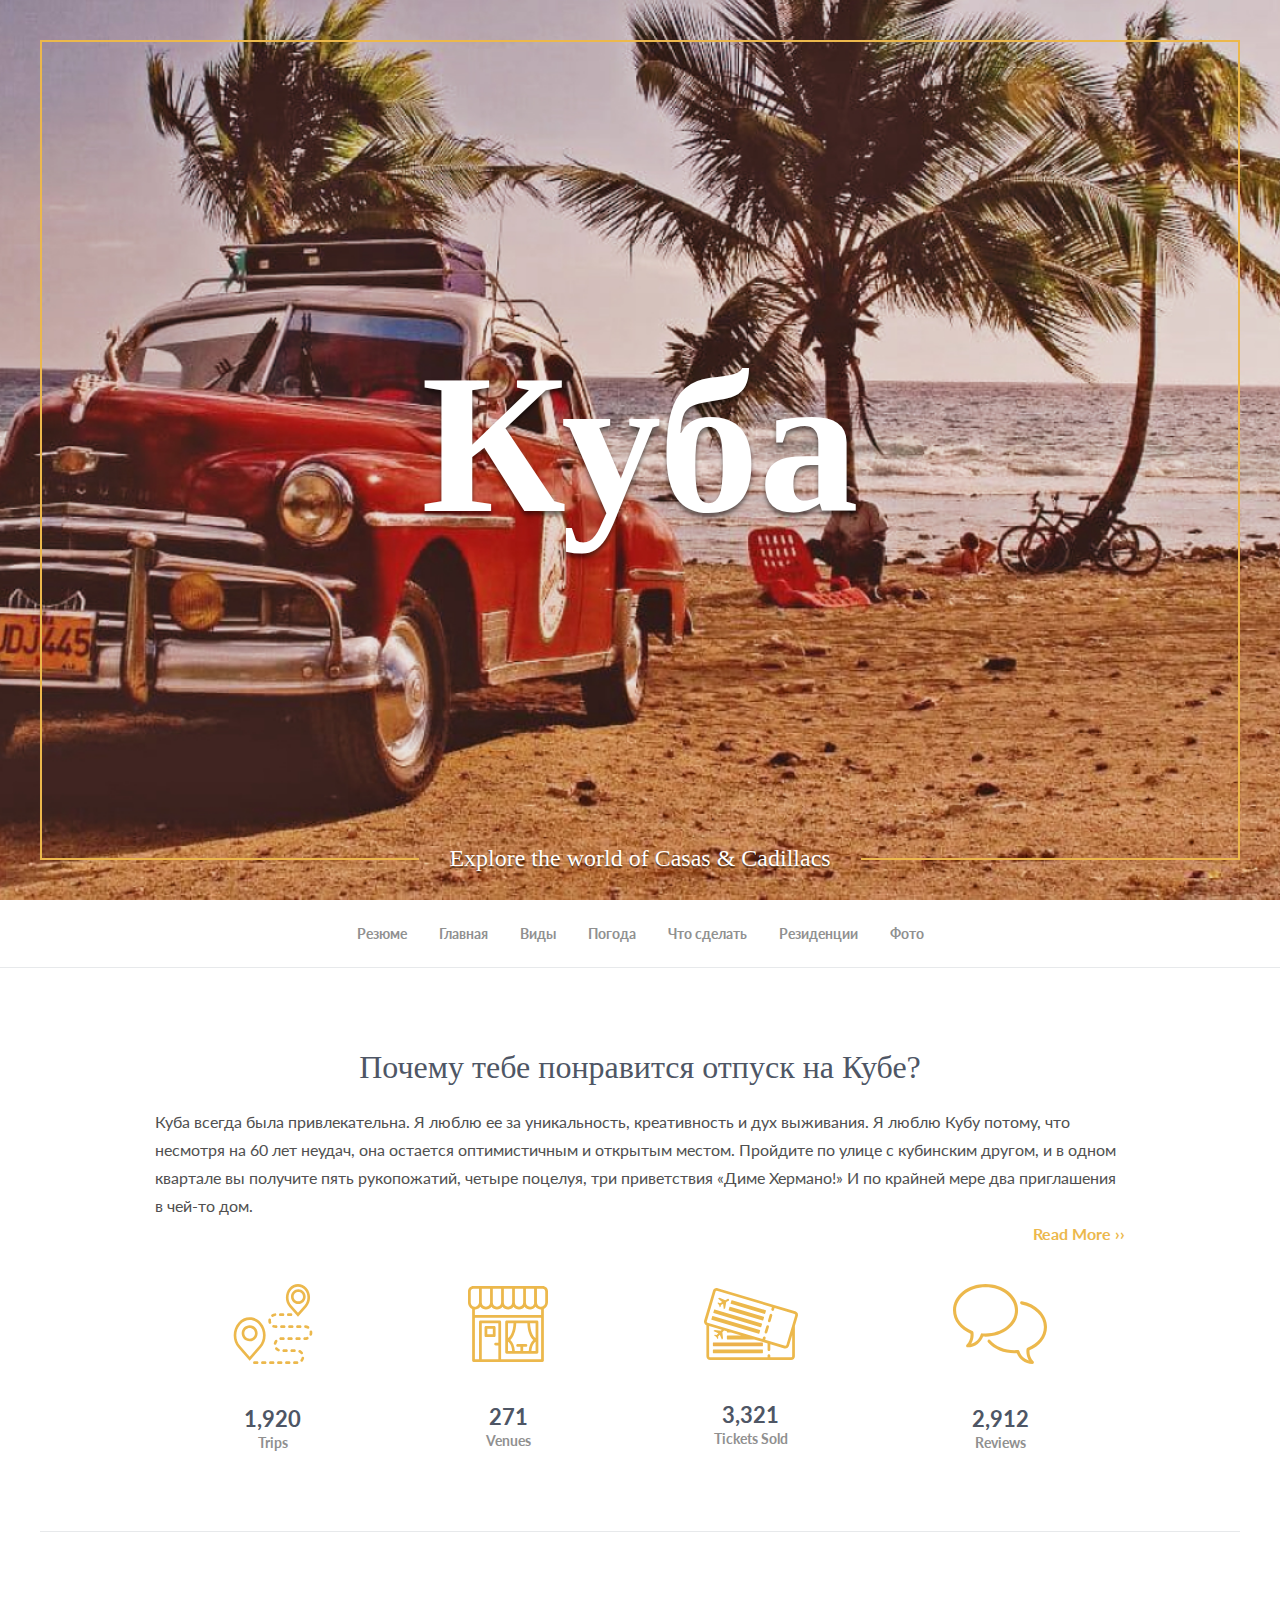
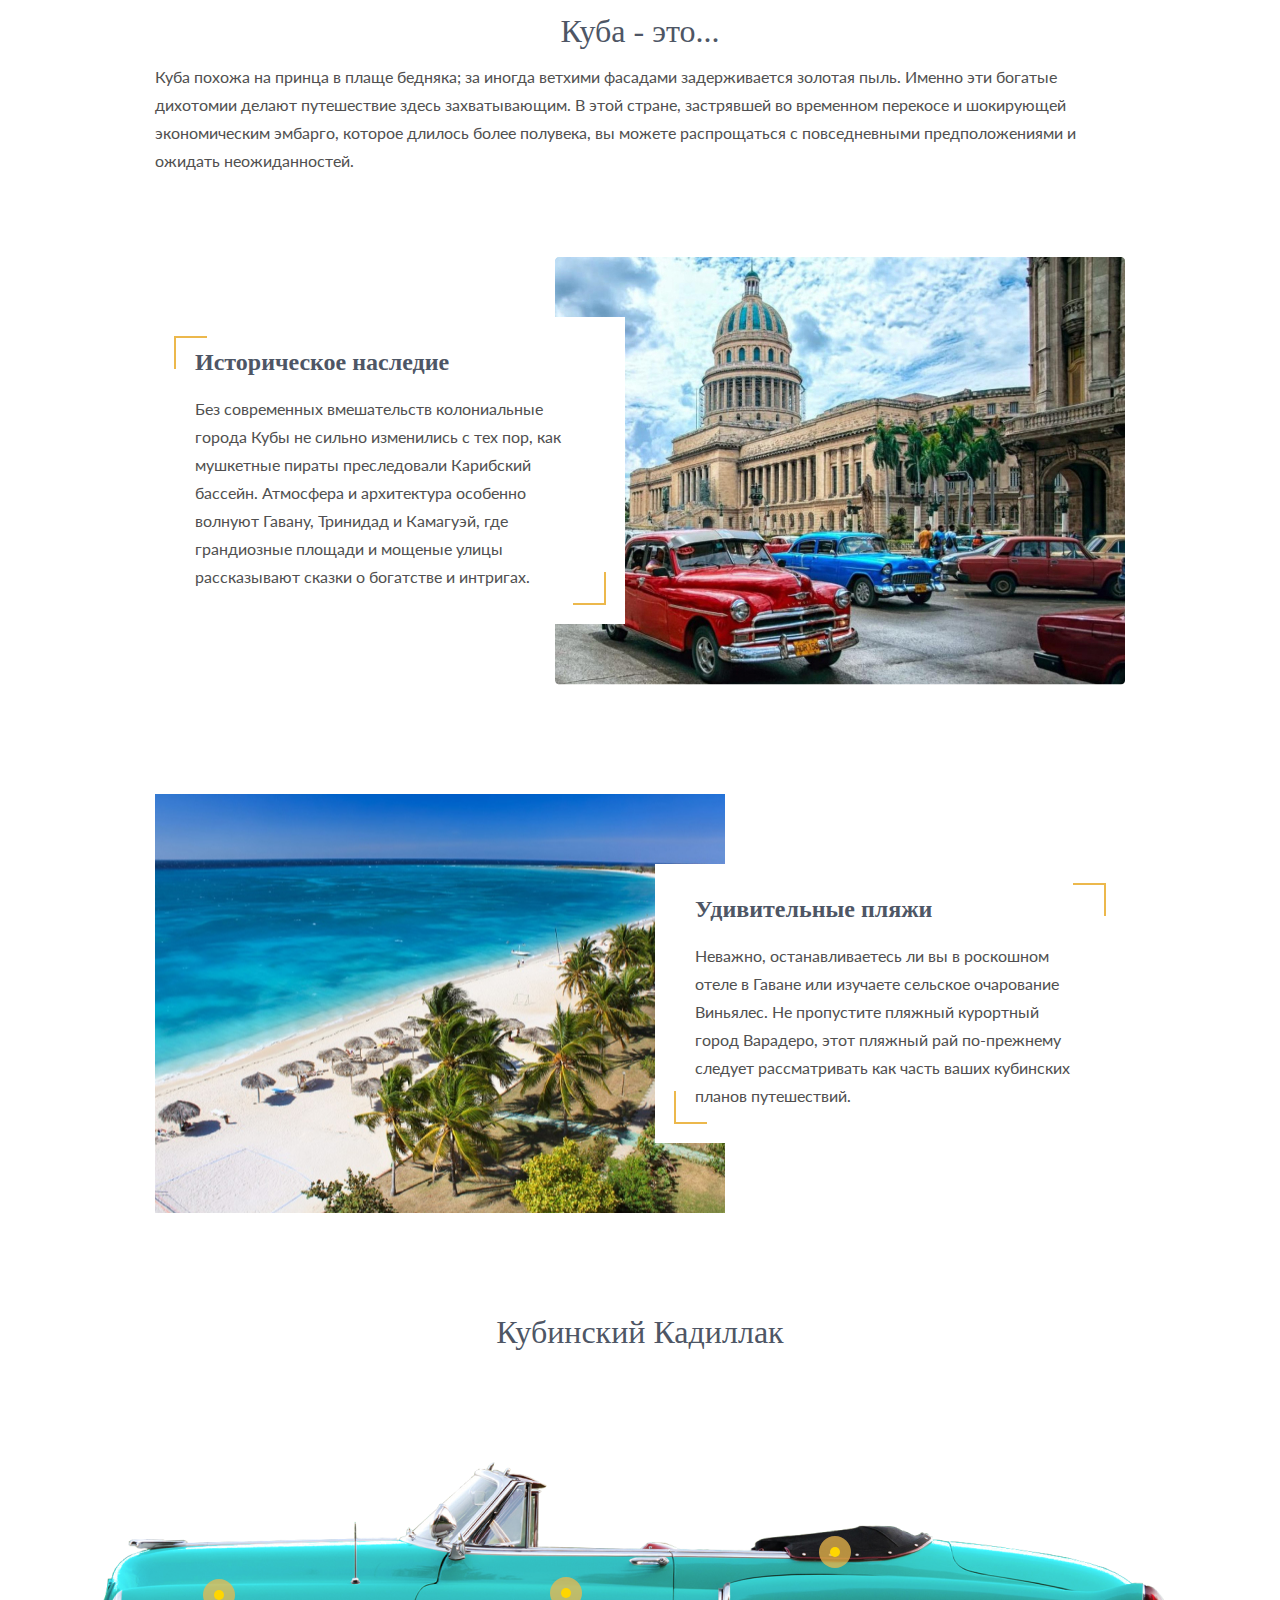
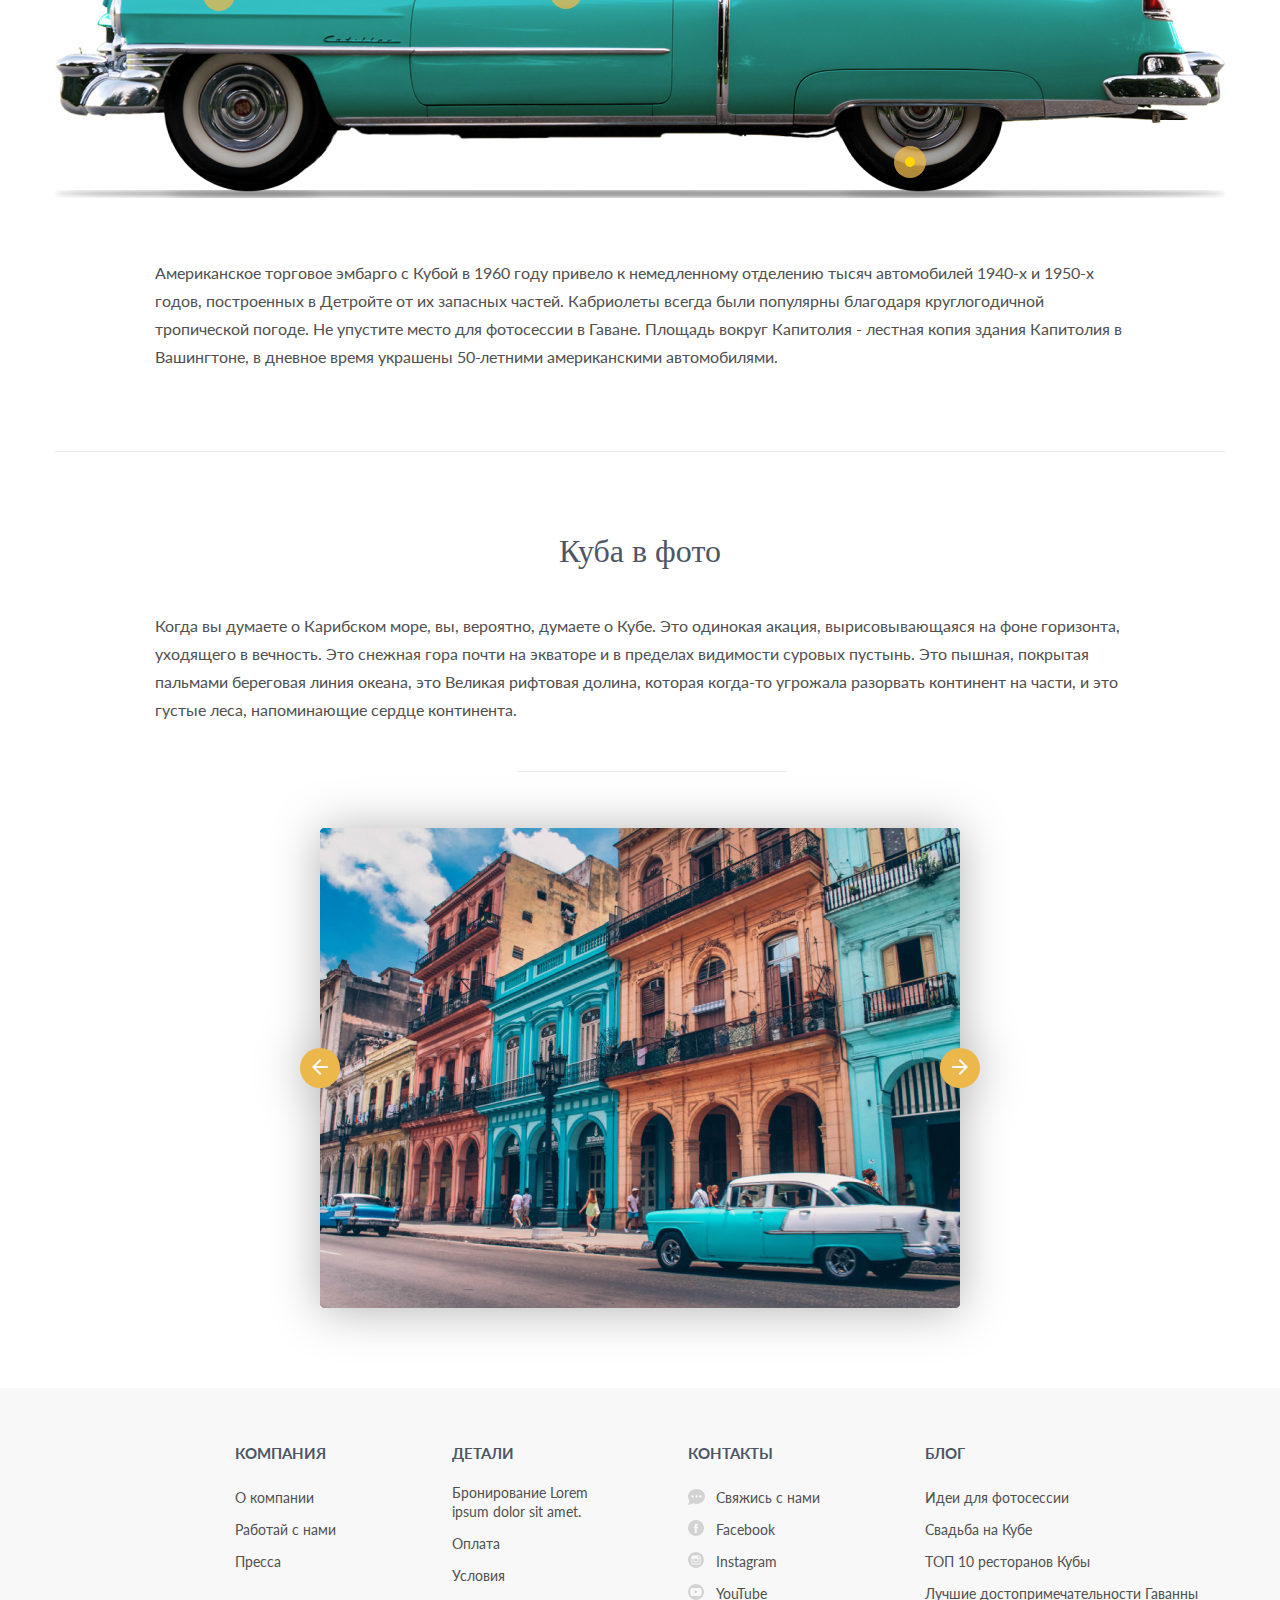
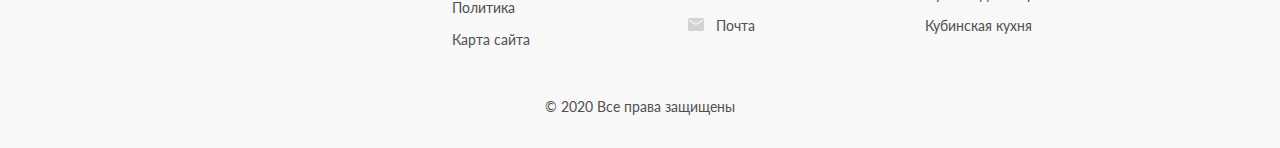
<file: index.html>
<!DOCTYPE html>
<html lang="en">

<head>
  <meta charset="UTF-8">
  <meta name="viewport" content="width=device-width, initial-scale=1.0">
  <meta http-equiv="X-UA-Compatible" content="ie=edge">
  <title>Cuba</title>
  <link href="https://fonts.googleapis.com/css2?family=Lato:wght@400;700&display=swap" rel="stylesheet">
  <link rel="stylesheet" href="css/reset.css">
  <link rel="stylesheet" href="css/slick.css">
  <link rel="stylesheet" href="css/style.css">
</head>

<body>
  <header class="header">
    <div class="header__top">
      <div class="header__top-inner">
        <h1 class="header__title">
          Куба
        </h1>
        <p class="header__text">
          Explore the world of Casas & Cadillacs
        </p>
      </div>
    </div>
    <nav class="menu">
      <div class="menu__btn">
        <span></span>
        <span></span>
        <span></span>
      </div>
      <ul class="menu__list">
        <!-- li.menu__list-item*7>a.menu__list-link[href=#] -->
        <li class="menu__list-item">
          <a class="menu__list-link" href="#">Резюме</a>
        </li>
        <li class="menu__list-item">
          <a class="menu__list-link" href="#">Главная</a>
        </li>
        <li class="menu__list-item">
          <a class="menu__list-link" href="#">Виды</a>
        </li>
        <li class="menu__list-item">
          <a class="menu__list-link" href="#">Погода</a>
        </li>
        <li class="menu__list-item">
          <a class="menu__list-link" href="#">Что сделать</a>
        </li>
        <li class="menu__list-item">
          <a class="menu__list-link" href="#">Резиденции</a>
        </li>
        <li class="menu__list-item">
          <a class="menu__list-link" href="#">Фото</a>
        </li>
      </ul>
    </nav>
  </header>

  <section class="reason">
    <div class="container section-line">
      <h2 class="reason__title title">
        Почему тебе понравится отпуск на Кубе?
      </h2>
      <p class="reason__text container-content">
        Куба всегда была привлекательна. Я люблю ее за уникальность, креативность и дух выживания. Я люблю Кубу потому,
        что несмотря на 60 лет неудач, она остается оптимистичным и открытым местом. Пройдите по улице с кубинским
        другом, и в одном квартале вы получите пять рукопожатий, четыре поцелуя, три приветствия «Диме Хермано!» И по
        крайней мере два приглашения в чей-то дом.
      </p>
      <div class="reason__link container-content">
        <a href="#">Read More ››</a>
      </div>
      <div class="reason__statistics container-content">
        <div class="reason__statistics-item">
          <img class="reason__statistics-images" src="images/statistics1.svg" alt="">
          <p class="reason__statistics-num">1,920</p>
          <p class="reason__statistics-text">Trips</p>
        </div>
        <div class="reason__statistics-item">
          <img class="reason__statistics-images" src="images/statistics2.svg" alt="">
          <p class="reason__statistics-num">271</p>
          <p class="reason__statistics-text">Venues</p>
        </div>
        <div class="reason__statistics-item">
          <img class="reason__statistics-images" src="images/statistics3.svg" alt="">
          <p class="reason__statistics-num">3,321</p>
          <p class="reason__statistics-text">Tickets Sold</p>
        </div>
        <div class="reason__statistics-item">
          <img class="reason__statistics-images" src="images/statistics4.svg" alt="">
          <p class="reason__statistics-num">2,912</p>
          <p class="reason__statistics-text">Reviews</p>
        </div>
      </div>
    </div>
  </section>

  <section class="about">
    <div class="container">
      <div class="container-content">
        <h2 class="about__title title">
          Куба - это...
        </h2>
        <p class="about__text">
          Куба похожа на принца в плаще бедняка; за иногда ветхими фасадами задерживается золотая пыль. Именно эти
          богатые
          дихотомии делают путешествие здесь захватывающим. В этой стране, застрявшей во временном перекосе и шокирующей
          экономическим эмбарго, которое длилось более полувека, вы можете распрощаться с повседневными предположениями
          и
          ожидать неожиданностей.
        </p>
        <div class="about__item" style="background-image: url('images/about-1.jpg');">
          <div class="about__box">
            <h3 class="about__box-title">
              Историческое наследие
            </h3>
            <p class="about__box-text">
              Без современных вмешательств колониальные города Кубы не сильно изменились с тех пор, как мушкетные пираты
              преследовали Карибский бассейн. Атмосфера и архитектура особенно волнуют Гавану, Тринидад и Камагуэй, где
              грандиозные площади и мощеные улицы рассказывают сказки о богатстве и интригах.
            </p>
          </div>
        </div>
        <div class="about__item" style="background-image: url('images/about-2.jpg');">
          <div class="about__box">
            <h3 class="about__box-title">
              Удивительные пляжи
            </h3>
            <p class="about__box-text">
              Неважно, останавливаетесь ли вы в роскошном отеле в Гаване или изучаете сельское очарование Виньялес. Не
              пропустите пляжный курортный город Варадеро, этот пляжный рай по-прежнему следует рассматривать как часть
              ваших кубинских планов путешествий.
            </p>
          </div>
        </div>
      </div>
      <div class="about__preview section-line">
        <h2 class="about__preview-title title">
          Кубинский Кадиллак
        </h2>
        <div class="about__images-box">
          <img src="images/car.png" alt="">
          <div class="about__dot about__dot--1">
            <p class="about__dot-text">
              Капот
            </p>
          </div>
          <div class="about__dot about__dot--2">
            <p class="about__dot-text">
              Дверь
            </p>
          </div>
          <div class="about__dot about__dot--3">
            <p class="about__dot-text">
              Откидная крыша
            </p>
          </div>
          <div class="about__dot about__dot--4">
            <p class="about__dot-text">
              Колесо
            </p>
          </div>
        </div>
        <p class="about__preview-text container-content">
          Американское торговое эмбарго с Кубой в 1960 году привело к немедленному отделению тысяч автомобилей
          1940-х и 1950-х годов, построенных в Детройте от их запасных частей. Кабриолеты всегда были популярны
          благодаря круглогодичной тропической погоде. Не упустите место для фотосессии в Гаване. Площадь вокруг
          Капитолия - лестная копия здания Капитолия в Вашингтоне, в дневное время украшены 50-летними американскими
          автомобилями.
        </p>
      </div>
    </div>
  </section>

  <section class="photo">
    <div class="container">
      <h2 class="photo__title title">
        Куба в фото
      </h2>
      <p class="photo__text container-content ">
        Когда вы думаете о Карибском море, вы, вероятно, думаете о Кубе. Это одинокая акация, вырисовывающаяся на фоне
        горизонта, уходящего в вечность. Это снежная гора почти на экваторе и в пределах видимости суровых пустынь. Это
        пышная, покрытая пальмами береговая линия океана, это Великая рифтовая долина, которая когда-то угрожала
        разорвать континент на части, и это густые леса, напоминающие сердце континента.
      </p>
      <div class="photo__slider">
        <img class="photo__img" src="images/photo-slider.jpg" alt="">
        <img class="photo__img" src="images/photo-slider.jpg" alt="">
        <img class="photo__img" src="images/photo-slider.jpg" alt="">
      </div>
    </div>
  </section>

  <footer class="footer">
    <div class="container">
      <div class="footer__items">
        <div class="footer__item footer__item--company">
          <h5 class="footer__item-title">КОМПАНИЯ</h5>
          <ul class="footer__item-list">
            <li><a class="footer__item-link" href="#">О компании</a></li>
            <li><a class="footer__item-link" href="#">Работай с нами</a></li>
            <li><a class="footer__item-link" href="#">Пресса</a></li>
          </ul>
        </div>
        <div class="footer__item">
          <h5 class="footer__item-title">ДЕТАЛИ</h5>
          <ul class="footer__item-list">
            <li><a class="footer__item-link" href="#">Бронирование Lorem ipsum dolor sit amet.</a></li>
            <li><a class="footer__item-link" href="#">Оплата</a></li>
            <li><a class="footer__item-link" href="#">Условия</a></li>
            <li><a class="footer__item-link" href="#">Политика</a></li>
            <li><a class="footer__item-link" href="#">Карта сайта</a></li>
          </ul>
        </div>
        <div class="footer__item">
          <h5 class="footer__item-title">КОНТАКТЫ</h5>
          <ul class="footer__item-list">
            <li><a class="footer__item-link footer__item-link--social footer__item-link--message" href="#">Свяжись с
                нами</a></li>
            <li><a class="footer__item-link footer__item-link--social footer__item-link--facebook" href="#">Facebook</a>
            </li>
            <li><a class="footer__item-link footer__item-link--social footer__item-link--instagram"
                href="#">Instagram</a></li>
            <li><a class="footer__item-link footer__item-link--social footer__item-link--youtube" href="#">YouTube</a>
            </li>
            <li><a class="footer__item-link footer__item-link--social footer__item-link--email" href="#">Почта</a></li>
          </ul>
        </div>
        <div class="footer__item footer__item--blog">
          <h5 class="footer__item-title">БЛОГ</h5>
          <ul class="footer__item-list">
            <li><a class="footer__item-link" href="#">Идеи для фотосессии</a></li>
            <li><a class="footer__item-link" href="#">Свадьба на Кубе</a></li>
            <li><a class="footer__item-link" href="#">ТОП 10 ресторанов Кубы</a></li>
            <li><a class="footer__item-link" href="#">Лучшие достопримечательности Гаванны</a></li>
            <li><a class="footer__item-link" href="#">Кубинская кухня</a></li>
          </ul>
        </div>
      </div>
      <div class="footer__copy">
        © 2020 Все права защищены
      </div>
    </div>
  </footer>








  <script src="https://ajax.googleapis.com/ajax/libs/jquery/3.4.1/jquery.min.js"></script>
  <script src="js/slick.min.js"></script>
  <script src="js/main.js"></script>
</body>

</html>
</file>
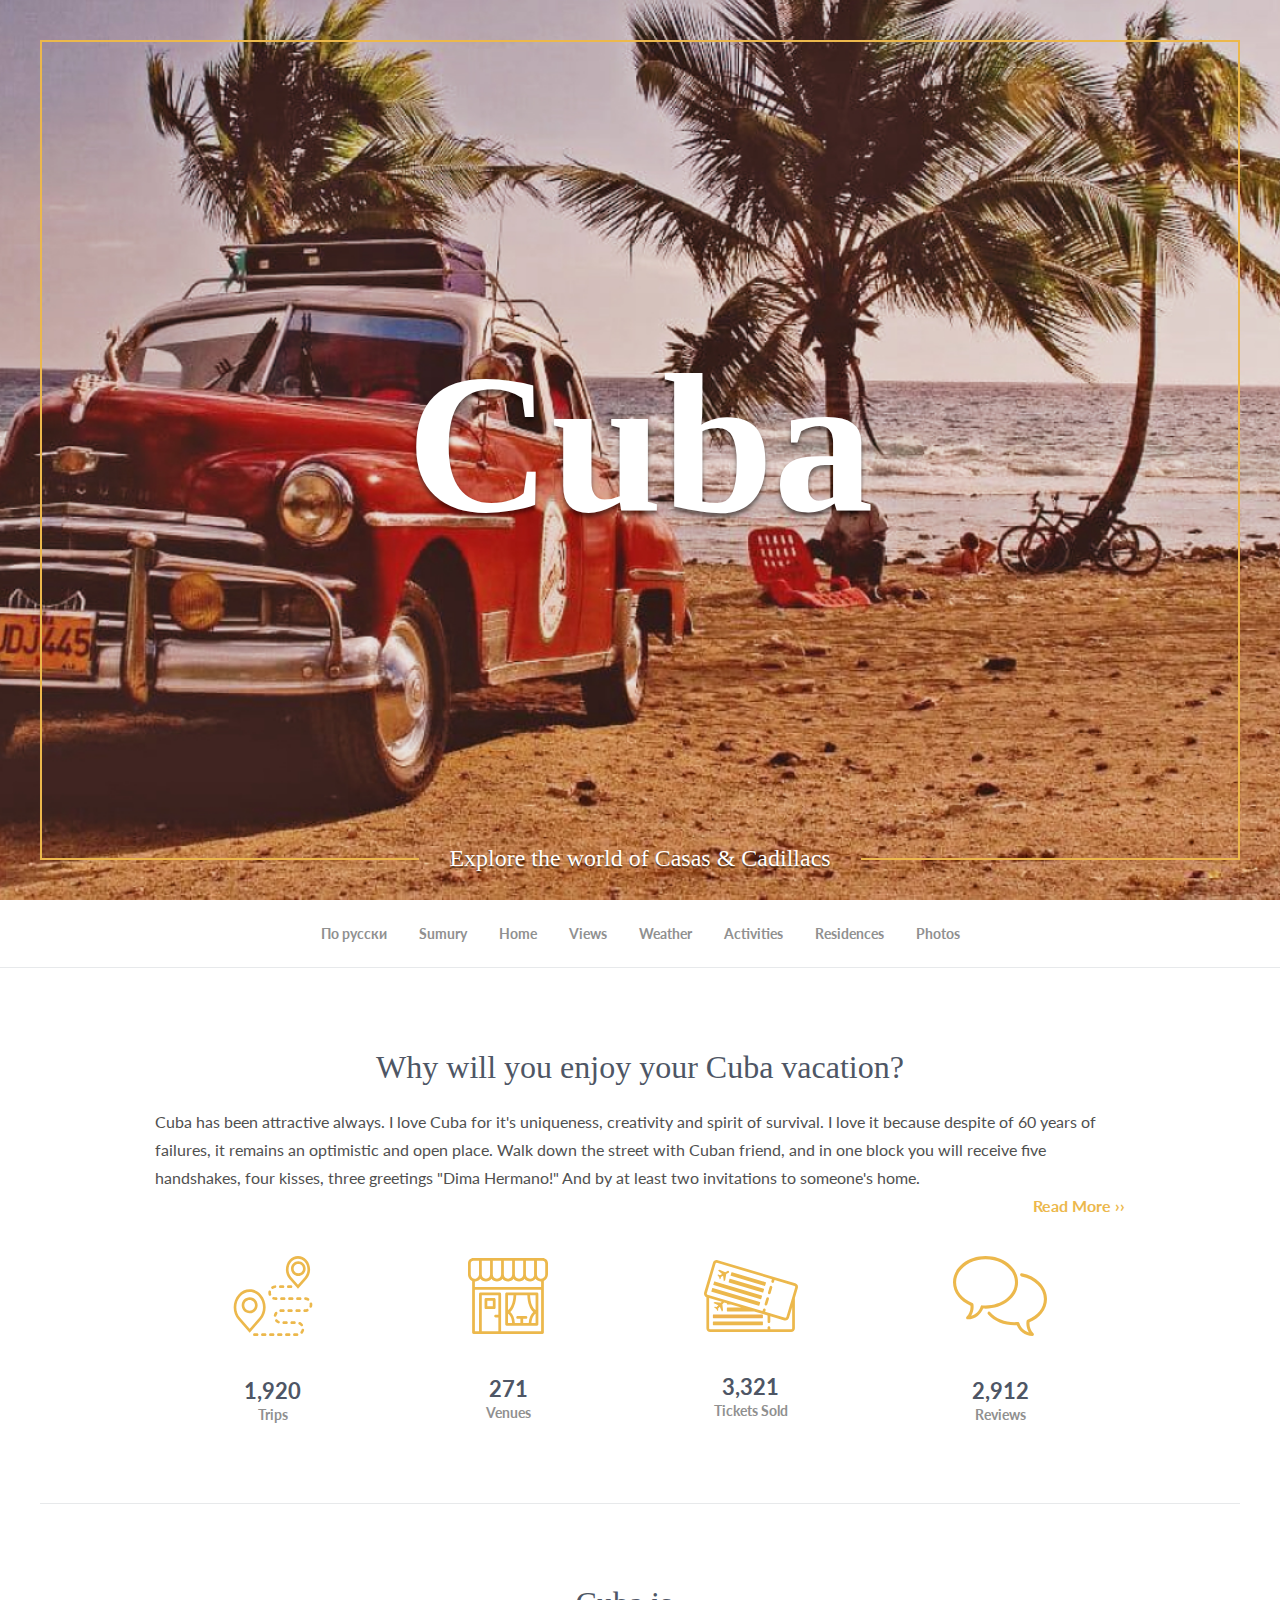
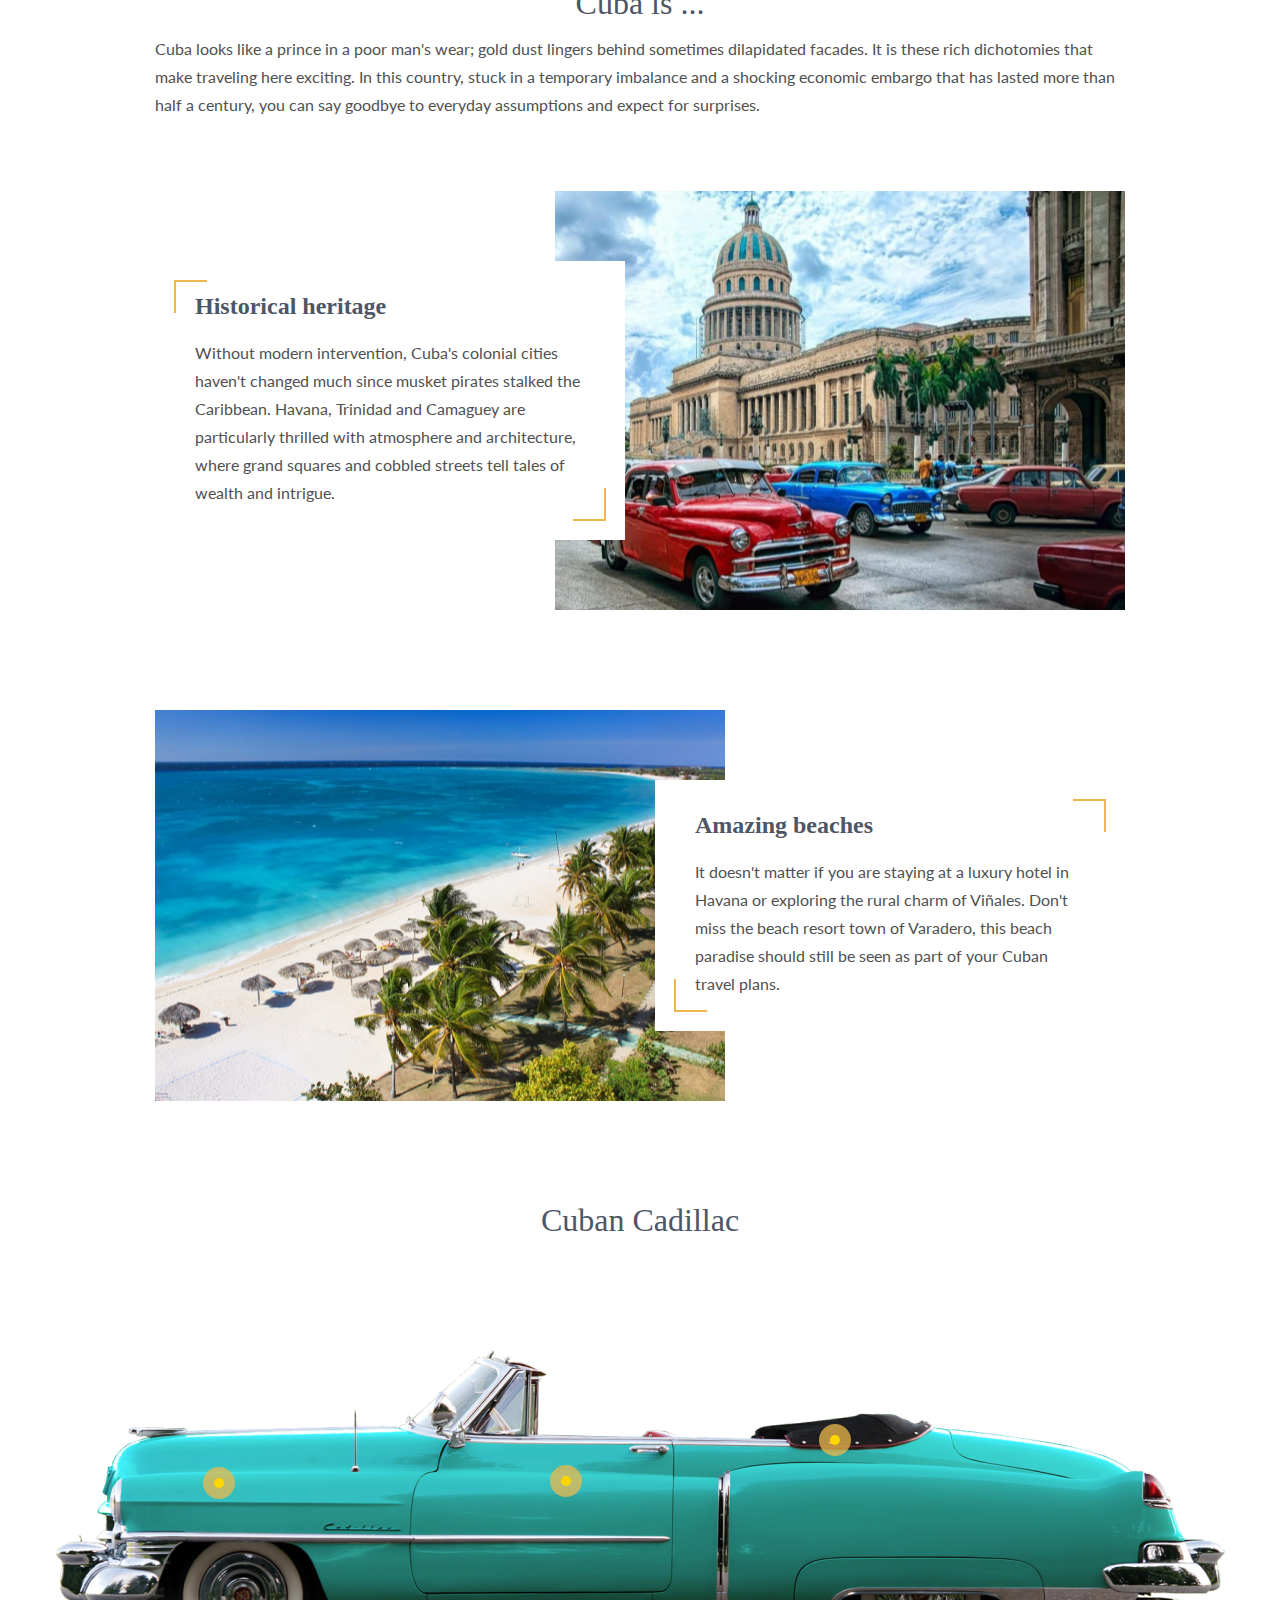
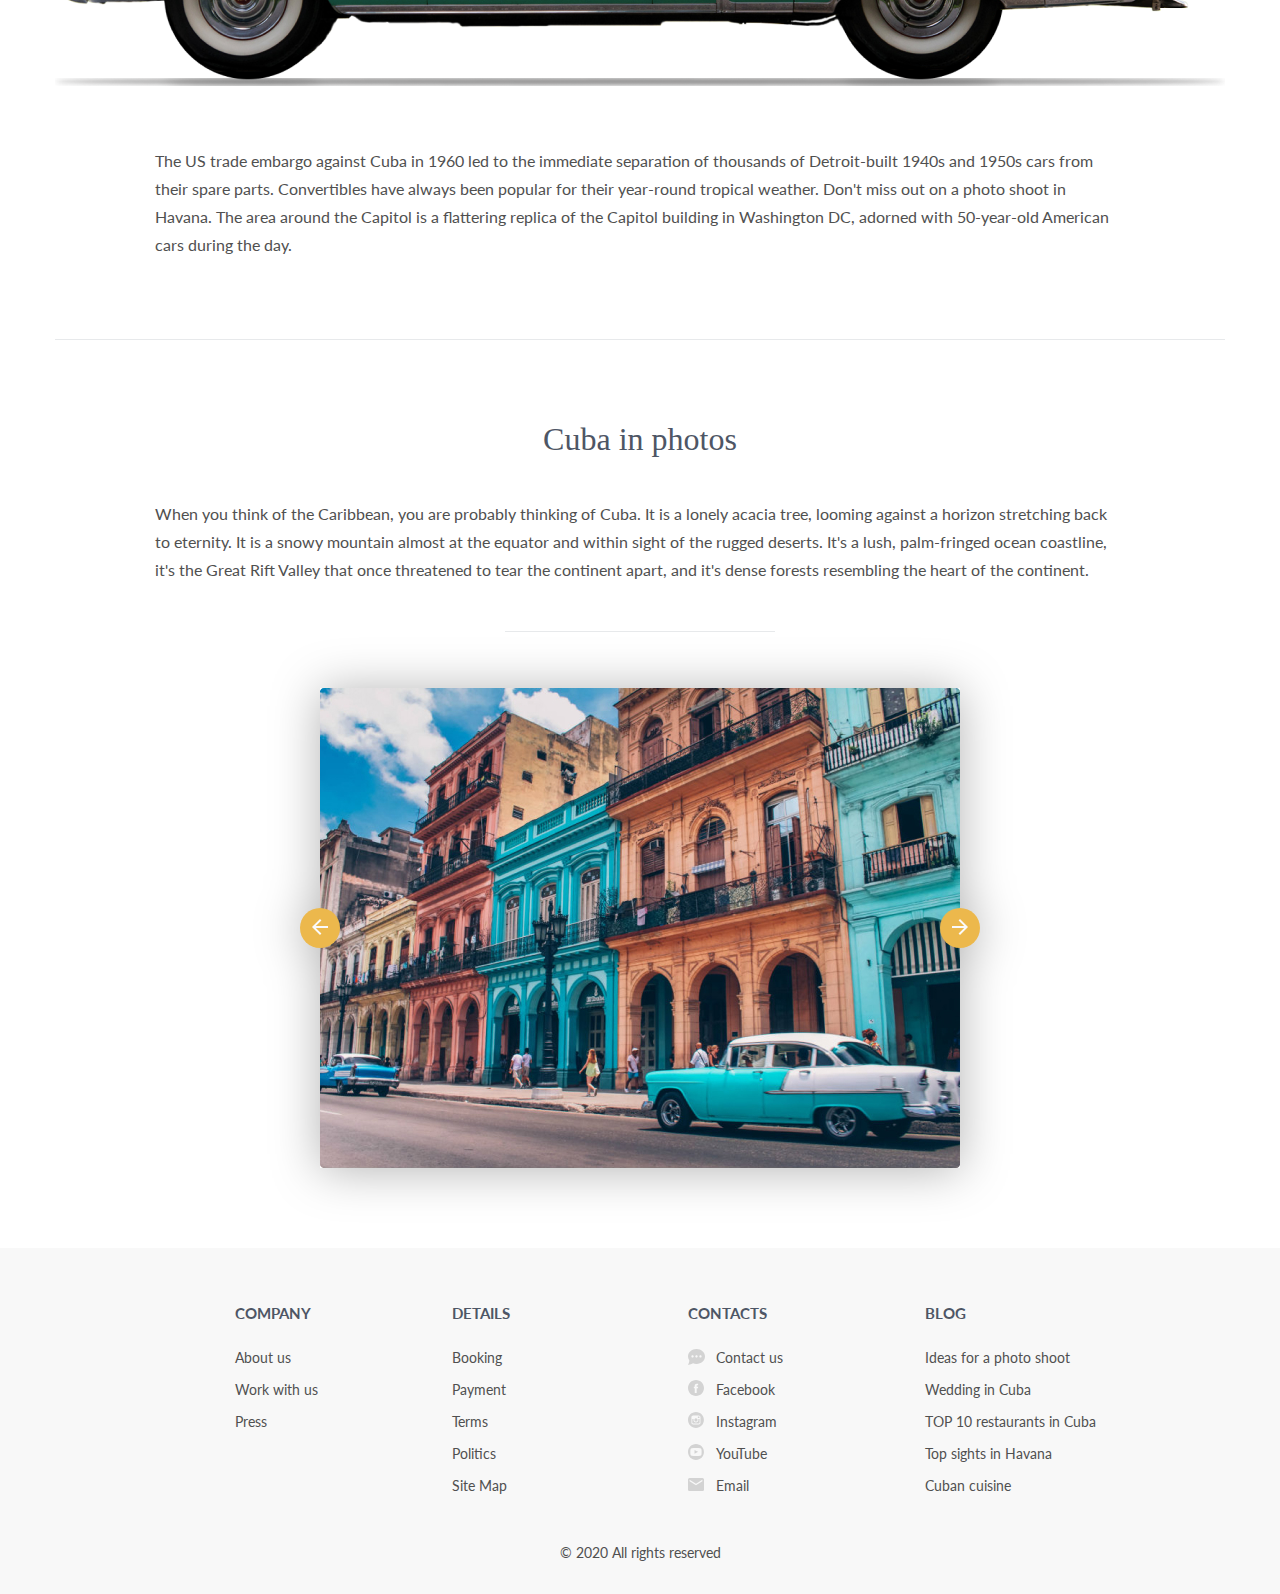
<file: cuba/index.html>
<!DOCTYPE html>
<html lang="en">

<head>
  <meta charset="UTF-8">
  <meta name="viewport" content="width=device-width, initial-scale=1.0">
  <meta http-equiv="X-UA-Compatible" content="ie=edge">
  <title>Cuba</title>
  <link href="https://fonts.googleapis.com/css2?family=Lato:wght@400;700&display=swap" rel="stylesheet">
  <link rel="stylesheet" href="css/reset.css">
  <link rel="stylesheet" href="css/slick.css">
  <link rel="stylesheet" href="css/style.css">
</head>

<body>
  <header class="header">
    <div class="header__top">
      <div class="header__top-inner">
        <h1 class="header__title">
          Cuba
        </h1>
        <p class="header__text">
          Explore the world of Casas & Cadillacs
        </p>
      </div>
    </div>
    <nav class="menu">
      <div class="menu__btn">
        <span></span>
        <span></span>
        <span></span>
      </div>
      <ul class="menu__list">
        <!-- li.menu__list-item*7>a.menu__list-link[href=#] -->
        <li class="menu__list-item">
          <a class="menu__list-link" href="russian.html">По русски</a>
        </li>
        <li class="menu__list-item">
          <a class="menu__list-link" href="#">Sumury</a>
        </li>
        <li class="menu__list-item">
          <a class="menu__list-link" href="#">Home</a>
        </li>
        <li class="menu__list-item">
          <a class="menu__list-link" href="#">Views</a>
        </li>
        <li class="menu__list-item">
          <a class="menu__list-link" href="#">Weather</a>
        </li>
        <li class="menu__list-item">
          <a class="menu__list-link" href="#">Activities</a>
        </li>
        <li class="menu__list-item">
          <a class="menu__list-link" href="#">Residences</a>
        </li>
        <li class="menu__list-item">
          <a class="menu__list-link" href="#">Photos</a>
        </li>
      </ul>
    </nav>
  </header>

  <section class="reason">
    <div class="container section-line">
      <h2 class="reason__title title">
        Why will you enjoy your Cuba vacation?
      </h2>
      <p class="reason__text container-content">
        Cuba has been attractive always. I love Cuba for it's uniqueness, creativity and spirit of survival. I love it because despite of 60 years of failures, it remains an optimistic and open place. Walk down the street with Cuban friend, and in one block you will receive five handshakes, four kisses, three greetings "Dima Hermano!" And by at least two invitations to someone's home.
      </p>
      <div class="reason__link container-content">
        <a href="#">Read More ››</a>
      </div>
      <div class="reason__statistics container-content">
        <div class="reason__statistics-item">
          <img class="reason__statistics-images" src="images/statistics1.svg" alt="">
          <p class="reason__statistics-num">1,920</p>
          <p class="reason__statistics-text">Trips</p>
        </div>
        <div class="reason__statistics-item">
          <img class="reason__statistics-images" src="images/statistics2.svg" alt="">
          <p class="reason__statistics-num">271</p>
          <p class="reason__statistics-text">Venues</p>
        </div>
        <div class="reason__statistics-item">
          <img class="reason__statistics-images" src="images/statistics3.svg" alt="">
          <p class="reason__statistics-num">3,321</p>
          <p class="reason__statistics-text">Tickets Sold</p>
        </div>
        <div class="reason__statistics-item">
          <img class="reason__statistics-images" src="images/statistics4.svg" alt="">
          <p class="reason__statistics-num">2,912</p>
          <p class="reason__statistics-text">Reviews</p>
        </div>
      </div>
    </div>
  </section>

  <section class="about">
    <div class="container">
      <div class="container-content">
        <h2 class="about__title title">
          Cuba is ...
        </h2>
        <p class="about__text">
          Cuba looks like a prince in a poor man's wear; gold dust lingers behind sometimes dilapidated facades. It is these rich dichotomies that make traveling here exciting. In this country, stuck in a temporary imbalance and a shocking economic embargo that has lasted more than half a century, you can say goodbye to everyday assumptions and expect for surprises.
        </p>
        <div class="about__item" style="background-image: url('images/about-1.jpg');">
          <div class="about__box">
            <h3 class="about__box-title">
              Historical heritage
            </h3>
            <p class="about__box-text">
              Without modern intervention, Cuba's colonial cities haven't changed much since musket pirates stalked the Caribbean. Havana, Trinidad and Camaguey are particularly thrilled with atmosphere and architecture, where grand squares and cobbled streets tell tales of wealth and intrigue.
            </p>
          </div>
        </div>
        <div class="about__item" style="background-image: url('images/about-2.jpg');">
          <div class="about__box">
            <h3 class="about__box-title">
              Amazing beaches
            </h3>
            <p class="about__box-text">
              It doesn't matter if you are staying at a luxury hotel in Havana or exploring the rural charm of Viñales. Don't miss the beach resort town of Varadero, this beach paradise should still be seen as part of your Cuban travel plans.
            </p>
          </div>
        </div>
      </div>
      <div class="about__preview section-line">
        <h2 class="about__preview-title title">
          Cuban Cadillac
        </h2>
        <div class="about__images-box">
          <img src="images/car.png" alt="">
          <div class="about__dot about__dot--1">
            <p class="about__dot-text">
              Powerful engine
            </p>
          </div>
          <div class="about__dot about__dot--2">
            <p class="about__dot-text">
              Wide door
            </p>
          </div>
          <div class="about__dot about__dot--3">
            <p class="about__dot-text">
              Hinged roof
            </p>
          </div>
        </div>
        <p class="about__preview-text container-content">
          The US trade embargo against Cuba in 1960 led to the immediate separation of thousands of Detroit-built 1940s and 1950s cars from their spare parts. Convertibles have always been popular for their year-round tropical weather. Don't miss out on a photo shoot in Havana. The area around the Capitol is a flattering replica of the Capitol building in Washington DC, adorned with 50-year-old American cars during the day.
        </p>
      </div>
    </div>
  </section>

  <section class="photo">
    <div class="container">
      <h2 class="photo__title title">
        Cuba in photos
      </h2>
      <p class="photo__text container-content ">
        When you think of the Caribbean, you are probably thinking of Cuba. It is a lonely acacia tree, looming against a horizon stretching back to eternity. It is a snowy mountain almost at the equator and within sight of the rugged deserts. It's a lush, palm-fringed ocean coastline, it's the Great Rift Valley that once threatened to tear the continent apart, and it's dense forests resembling the heart of the continent.
      </p>
      <div class="photo__slider">
        <img class="photo__img" src="images/photo-slider.jpg" alt="">
        <img class="photo__img" src="images/photo-slider.jpg" alt="">
        <img class="photo__img" src="images/photo-slider.jpg" alt="">
      </div>
    </div>
  </section>

  <footer class="footer">
    <div class="container">
      <div class="footer__items">
        <div class="footer__item footer__item--company">
          <h5 class="footer__item-title">COMPANY</h5>
          <ul class="footer__item-list">
            <li><a class="footer__item-link" href="#">About us</a></li>
            <li><a class="footer__item-link" href="#">Work with us</a></li>
            <li><a class="footer__item-link" href="#">Press</a></li>
          </ul>
        </div>
        <div class="footer__item">
          <h5 class="footer__item-title">DETAILS</h5>
          <ul class="footer__item-list">
            <li><a class="footer__item-link" href="#">Booking</a></li>
            <li><a class="footer__item-link" href="#">Payment</a></li>
            <li><a class="footer__item-link" href="#">Terms</a></li>
            <li><a class="footer__item-link" href="#">Politics</a></li>
            <li><a class="footer__item-link" href="#">Site Map</a></li>
          </ul>
        </div>
        <div class="footer__item">
          <h5 class="footer__item-title">CONTACTS</h5>
          <ul class="footer__item-list">
            <li><a class="footer__item-link footer__item-link--social footer__item-link--message" href="#">Contact us</a></li>
            <li><a class="footer__item-link footer__item-link--social footer__item-link--facebook" href="#">Facebook</a>
            </li>
            <li><a class="footer__item-link footer__item-link--social footer__item-link--instagram"
                href="#">Instagram</a></li>
            <li><a class="footer__item-link footer__item-link--social footer__item-link--youtube" href="#">YouTube</a>
            </li>
            <li><a class="footer__item-link footer__item-link--social footer__item-link--email" href="#">Email</a></li>
          </ul>
        </div>
        <div class="footer__item footer__item--blog">
          <h5 class="footer__item-title">BLOG</h5>
          <ul class="footer__item-list">
            <li><a class="footer__item-link" href="#">Ideas for a photo shoot</a></li>
            <li><a class="footer__item-link" href="#">Wedding in Cuba</a></li>
            <li><a class="footer__item-link" href="#">TOP 10 restaurants in Cuba</a></li>
            <li><a class="footer__item-link" href="#">Top sights in Havana</a></li>
            <li><a class="footer__item-link" href="#">Cuban cuisine</a></li>
          </ul>
        </div>
      </div>
      <div class="footer__copy">
        © 2020 All rights reserved
      </div>
    </div>
  </footer>

  <script src="https://ajax.googleapis.com/ajax/libs/jquery/3.4.1/jquery.min.js"></script>
  <script src="js/slick.min.js"></script>
  <script src="js/main.js"></script>
</body>

</html>
</file>
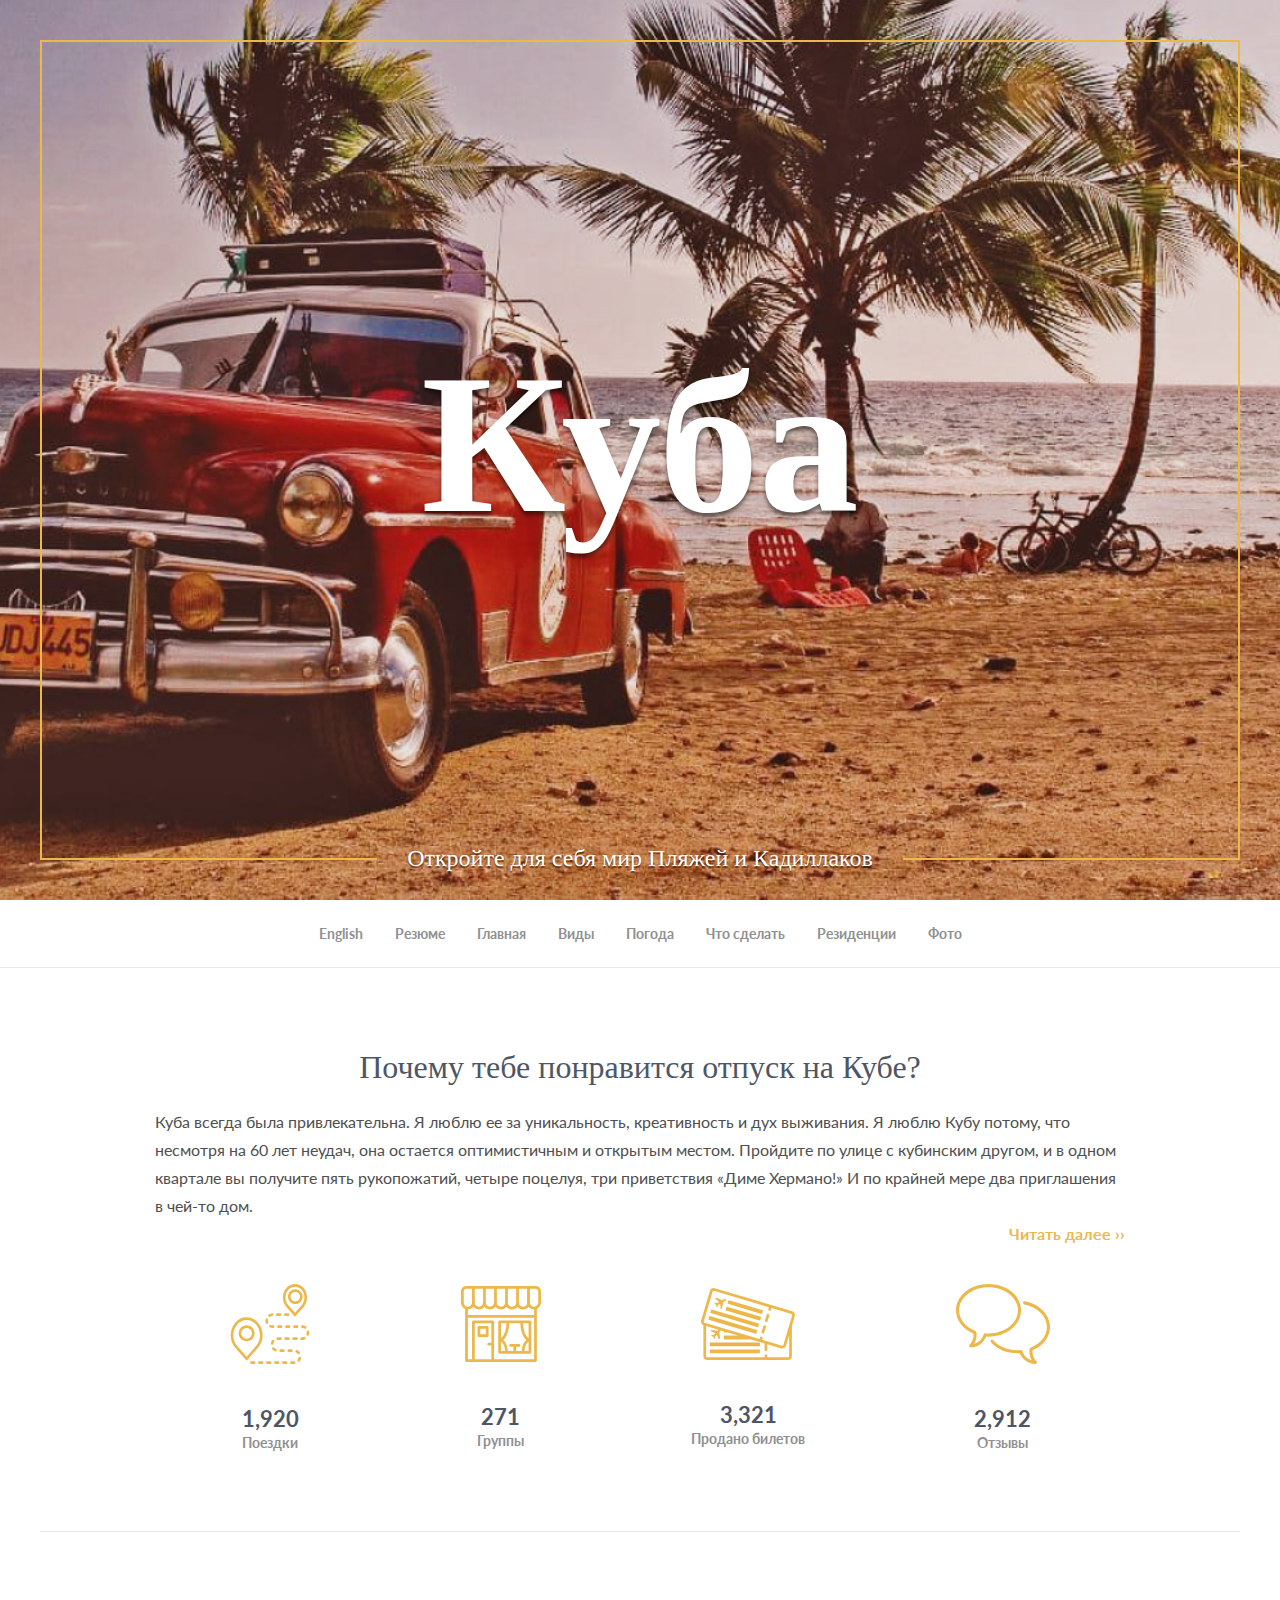
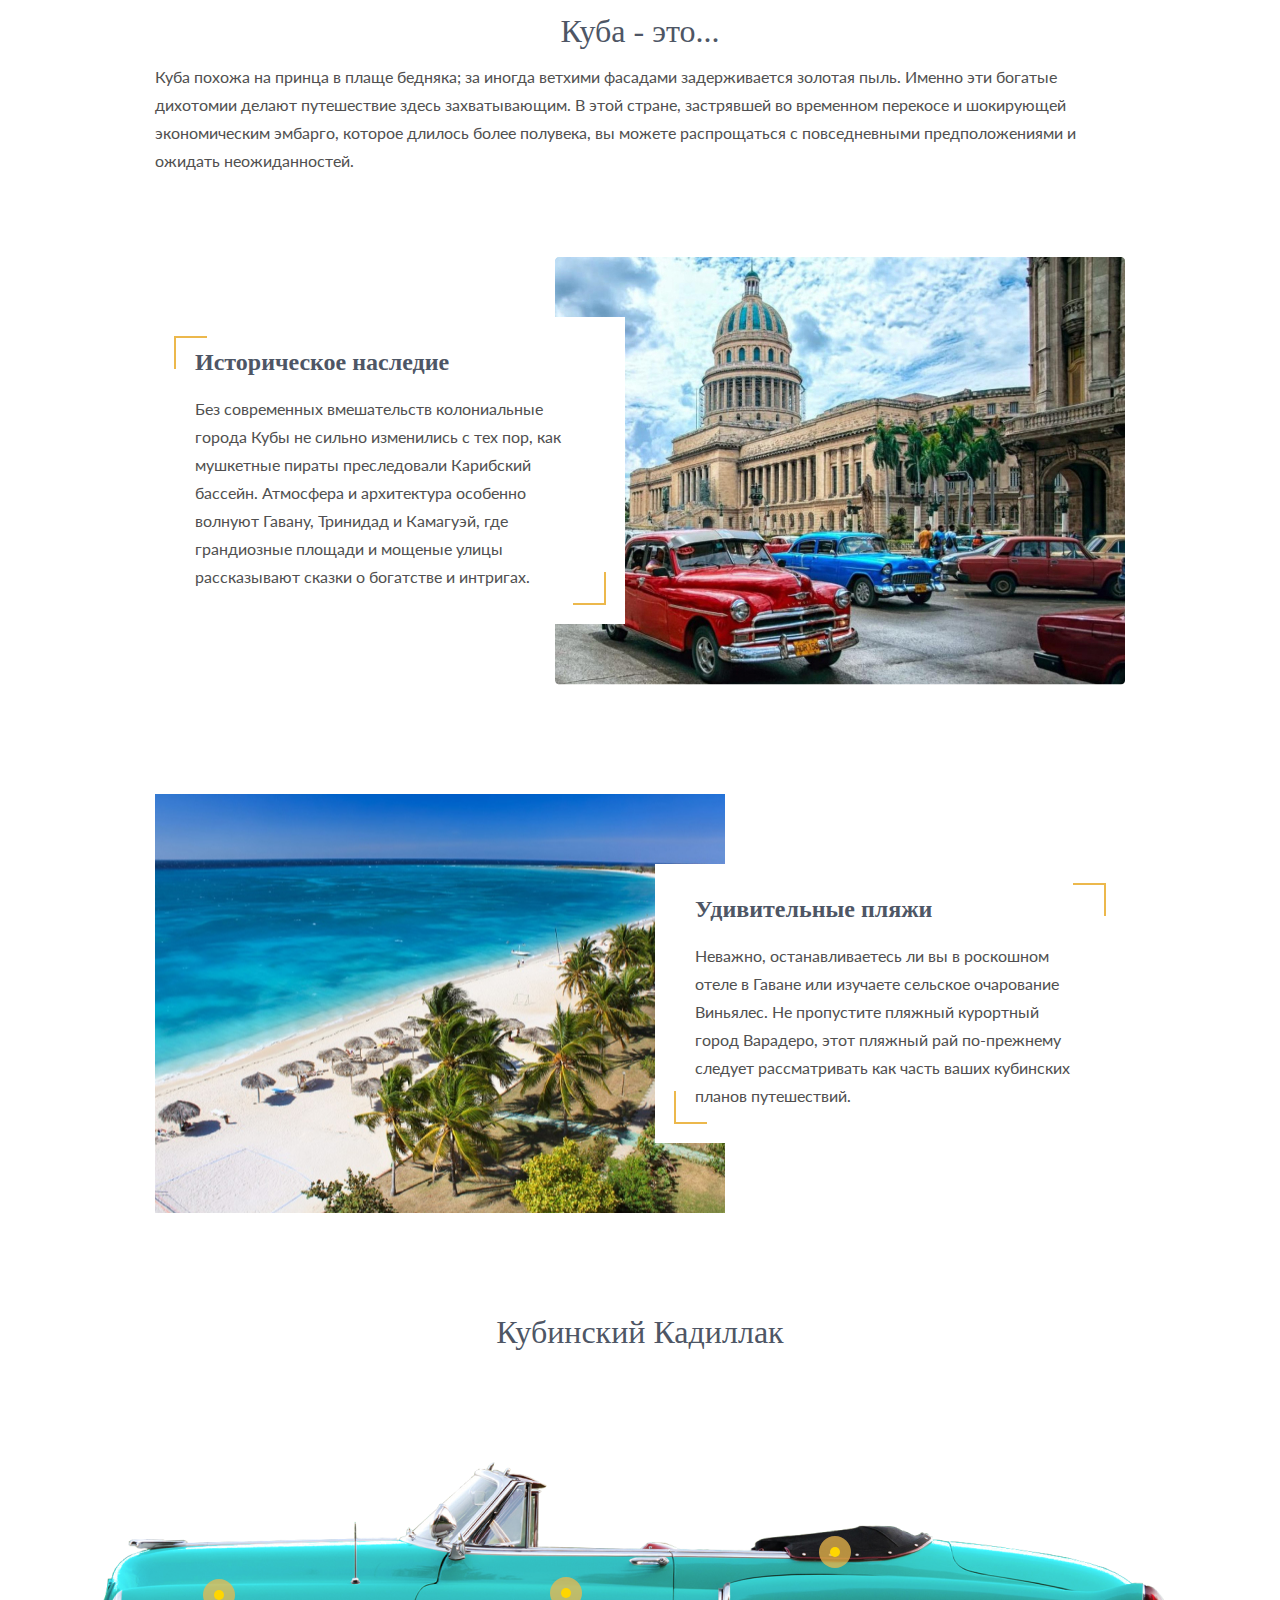
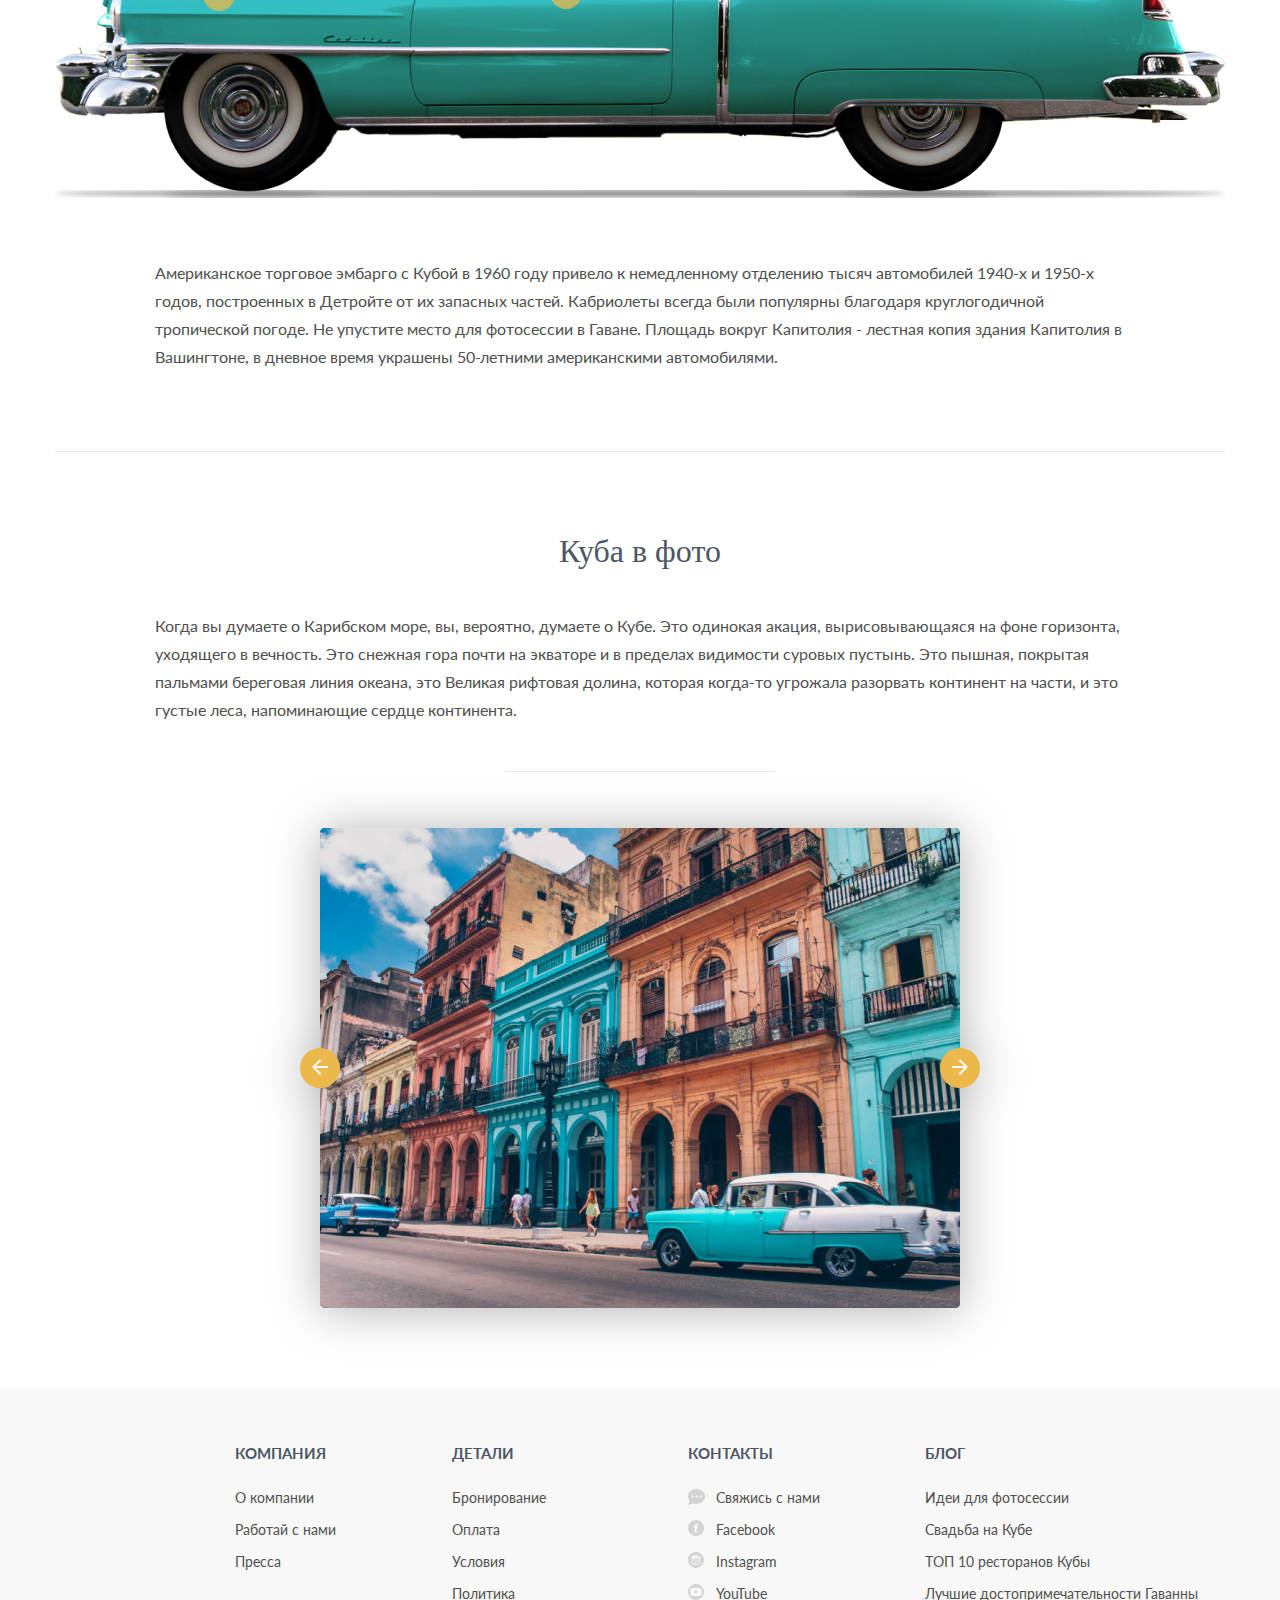
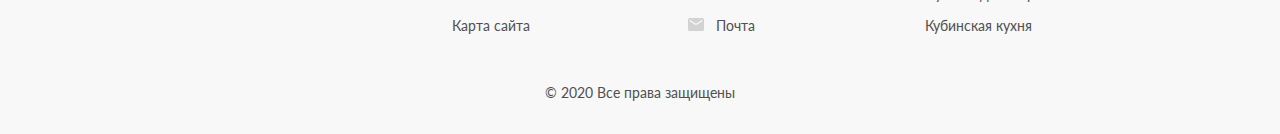
<file: cuba/russian.html>
<!DOCTYPE html>
<html lang="en">

<head>
  <meta charset="UTF-8">
  <meta name="viewport" content="width=device-width, initial-scale=1.0">
  <meta http-equiv="X-UA-Compatible" content="ie=edge">
  <title>Cuba</title>
  <link href="https://fonts.googleapis.com/css2?family=Lato:wght@400;700&display=swap" rel="stylesheet">
  <link rel="stylesheet" href="css/reset.css">
  <link rel="stylesheet" href="css/slick.css">
  <link rel="stylesheet" href="css/style.css">
</head>

<body>
  <header class="header">
    <div class="header__top">
      <div class="header__top-inner">
        <h1 class="header__title">
          Куба
        </h1>
        <p class="header__text">
          Откройте для себя мир Пляжей и Кадиллаков
        </p>
      </div>
    </div>
    <nav class="menu">
      <div class="menu__btn">
        <span></span>
        <span></span>
        <span></span>
      </div>
      <ul class="menu__list">
        <li class="menu__list-item">
          <a class="menu__list-link" href="index.html">English</a>
        </li>
        <li class="menu__list-item">
          <a class="menu__list-link" href="#">Резюме</a>
        </li>
        <li class="menu__list-item">
          <a class="menu__list-link" href="#">Главная</a>
        </li>
        <li class="menu__list-item">
          <a class="menu__list-link" href="#">Виды</a>
        </li>
        <li class="menu__list-item">
          <a class="menu__list-link" href="#">Погода</a>
        </li>
        <li class="menu__list-item">
          <a class="menu__list-link" href="#">Что сделать</a>
        </li>
        <li class="menu__list-item">
          <a class="menu__list-link" href="#">Резиденции</a>
        </li>
        <li class="menu__list-item">
          <a class="menu__list-link" href="#">Фото</a>
        </li>
      </ul>
    </nav>
  </header>

  <section class="reason">
    <div class="container section-line">
      <h2 class="reason__title title">
        Почему тебе понравится отпуск на Кубе?
      </h2>
      <p class="reason__text container-content">
        Куба всегда была привлекательна. Я люблю ее за уникальность, креативность и дух выживания. Я люблю Кубу потому, что несмотря на 60 лет неудач, она остается оптимистичным и открытым местом. Пройдите по улице с кубинским другом, и в одном квартале вы получите пять рукопожатий, четыре поцелуя, три приветствия «Диме Хермано!» И по крайней мере два приглашения в чей-то дом.
      </p>
      <div class="reason__link container-content">
        <a href="#">Читать далее ››</a>
      </div>
      <div class="reason__statistics container-content">
        <div class="reason__statistics-item">
          <img class="reason__statistics-images" src="images/statistics1.svg" alt="">
          <p class="reason__statistics-num">1,920</p>
          <p class="reason__statistics-text">Поездки</p>
        </div>
        <div class="reason__statistics-item">
          <img class="reason__statistics-images" src="images/statistics2.svg" alt="">
          <p class="reason__statistics-num">271</p>
          <p class="reason__statistics-text">Группы</p>
        </div>
        <div class="reason__statistics-item">
          <img class="reason__statistics-images" src="images/statistics3.svg" alt="">
          <p class="reason__statistics-num">3,321</p>
          <p class="reason__statistics-text">Продано билетов</p>
        </div>
        <div class="reason__statistics-item">
          <img class="reason__statistics-images" src="images/statistics4.svg" alt="">
          <p class="reason__statistics-num">2,912</p>
          <p class="reason__statistics-text">Отзывы</p>
        </div>
      </div>
    </div>
  </section>

  <section class="about">
    <div class="container">
      <div class="container-content">
        <h2 class="about__title title">
          Куба - это...
        </h2>
        <p class="about__text">
          Куба похожа на принца в плаще бедняка; за иногда ветхими фасадами задерживается золотая пыль. Именно эти богатые дихотомии делают путешествие здесь захватывающим. В этой стране, застрявшей во временном перекосе и шокирующей экономическим эмбарго, которое длилось более полувека, вы можете распрощаться с повседневными предположениями и ожидать неожиданностей.
        </p>
        <div class="about__item" style="background-image: url('images/about-1.jpg');">
          <div class="about__box">
            <h3 class="about__box-title">
              Историческое наследие
            </h3>
            <p class="about__box-text">
              Без современных вмешательств колониальные города Кубы не сильно изменились с тех пор, как мушкетные пираты преследовали Карибский бассейн. Атмосфера и архитектура особенно волнуют Гавану, Тринидад и Камагуэй, где грандиозные площади и мощеные улицы рассказывают сказки о богатстве и интригах.
            </p>
          </div>
        </div>
        <div class="about__item" style="background-image: url('images/about-2.jpg');">
          <div class="about__box">
            <h3 class="about__box-title">
              Удивительные пляжи
            </h3>
            <p class="about__box-text">
              Неважно, останавливаетесь ли вы в роскошном отеле в Гаване или изучаете сельское очарование Виньялес. Не пропустите пляжный курортный город Варадеро, этот пляжный рай по-прежнему следует рассматривать как часть ваших кубинских планов путешествий.
            </p>
          </div>
        </div>
      </div>
      <div class="about__preview section-line">
        <h2 class="about__preview-title title">
          Кубинский Кадиллак
        </h2>
        <div class="about__images-box">
          <img src="images/car.png" alt="">
          <div class="about__dot about__dot--1">
            <p class="about__dot-text">
              Мощный движок
            </p>
          </div>
          <div class="about__dot about__dot--2">
            <p class="about__dot-text">
              Широкая дверь
            </p>
          </div>
          <div class="about__dot about__dot--3">
            <p class="about__dot-text">
              Откидная крыша
            </p>
          </div>
        </div>
        <p class="about__preview-text container-content">
          Американское торговое эмбарго с Кубой в 1960 году привело к немедленному отделению тысяч автомобилей 1940-х и 1950-х годов, построенных в Детройте от их запасных частей. Кабриолеты всегда были популярны благодаря круглогодичной тропической погоде. Не упустите место для фотосессии в Гаване. Площадь вокруг Капитолия - лестная копия здания Капитолия в Вашингтоне, в дневное время украшены 50-летними американскими автомобилями.
        </p>
      </div>
    </div>
  </section>

  <section class="photo">
    <div class="container">
      <h2 class="photo__title title">
        Куба в фото
      </h2>
      <p class="photo__text container-content ">
        Когда вы думаете о Карибском море, вы, вероятно, думаете о Кубе. Это одинокая акация, вырисовывающаяся на фоне горизонта, уходящего в вечность. Это снежная гора почти на экваторе и в пределах видимости суровых пустынь. Это пышная, покрытая пальмами береговая линия океана, это Великая рифтовая долина, которая когда-то угрожала разорвать континент на части, и это густые леса, напоминающие сердце континента.
      </p>
      <div class="photo__slider">
        <img class="photo__img" src="images/photo-slider.jpg" alt="">
        <img class="photo__img" src="images/photo-slider.jpg" alt="">
        <img class="photo__img" src="images/photo-slider.jpg" alt="">
      </div>
    </div>
  </section>

  <footer class="footer">
    <div class="container">
      <div class="footer__items">
        <div class="footer__item footer__item--company">
          <h5 class="footer__item-title">КОМПАНИЯ</h5>
          <ul class="footer__item-list">
            <li><a class="footer__item-link" href="#">О компании</a></li>
            <li><a class="footer__item-link" href="#">Работай с нами</a></li>
            <li><a class="footer__item-link" href="#">Пресса</a></li>
          </ul>
        </div>
        <div class="footer__item">
          <h5 class="footer__item-title">ДЕТАЛИ</h5>
          <ul class="footer__item-list">
            <li><a class="footer__item-link" href="#">Бронирование</a></li>
            <li><a class="footer__item-link" href="#">Оплата</a></li>
            <li><a class="footer__item-link" href="#">Условия</a></li>
            <li><a class="footer__item-link" href="#">Политика</a></li>
            <li><a class="footer__item-link" href="#">Карта сайта</a></li>
          </ul>
        </div>
        <div class="footer__item">
          <h5 class="footer__item-title">КОНТАКТЫ</h5>
          <ul class="footer__item-list">
            <li><a class="footer__item-link footer__item-link--social footer__item-link--message" href="#">Свяжись с нами</a></li>
            <li><a class="footer__item-link footer__item-link--social footer__item-link--facebook" href="#">Facebook</a>
            </li>
            <li><a class="footer__item-link footer__item-link--social footer__item-link--instagram"
                href="#">Instagram</a></li>
            <li><a class="footer__item-link footer__item-link--social footer__item-link--youtube" href="#">YouTube</a>
            </li>
            <li><a class="footer__item-link footer__item-link--social footer__item-link--email" href="#">Почта</a></li>
          </ul>
        </div>
        <div class="footer__item footer__item--blog">
          <h5 class="footer__item-title">БЛОГ</h5>
          <ul class="footer__item-list">
            <li><a class="footer__item-link" href="#">Идеи для фотосессии</a></li>
            <li><a class="footer__item-link" href="#">Свадьба на Кубе</a></li>
            <li><a class="footer__item-link" href="#">ТОП 10 ресторанов Кубы</a></li>
            <li><a class="footer__item-link" href="#">Лучшие достопримечательности Гаванны</a></li>
            <li><a class="footer__item-link" href="#">Кубинская кухня</a></li>
          </ul>
        </div>
      </div>
      <div class="footer__copy">
        © 2020 Все права защищены
      </div>
    </div>
  </footer>

  <script src="https://ajax.googleapis.com/ajax/libs/jquery/3.4.1/jquery.min.js"></script>
  <script src="js/slick.min.js"></script>
  <script src="js/main.js"></script>
</body>

</html>
</file>
<file: css/style.css>
/* Reset */
*,
*::after,
*::before{
    box-sizing: border-box;
}
a{
    text-decoration: none;
    color:inherit;
    display: inline-block;
}
ul{
    list-style: none;
}

/* === Reset finish === */
body{
    color: #505050;
    font-family: 'Lato', sans-serif;
    font-size: 16px;
    line-height: 28px;
    font-weight: 400;
}
.container{
    max-width: 1200px;
    padding: 0 15px;
    margin: 0 auto;
}
.container-content{
    max-width: 970px;
    margin: 0 auto;
}
.title{
    font-family: Georgia;
    font-size: 32px;
    font-weight: 400;
    line-height: 38px;
    text-align: center;
    color: #4E5665;
}
.header__top{
    background-image: url("../images/top-bg.jpg");
    height: 100vh;
    background-repeat: no-repeat;
    background-size: cover;
    background-position: center;
    padding: 40px;
}
.header__top-inner{
    border: 2px solid #ECB84C;
    border-bottom: none;
    display: flex;
    flex-direction: column;
    height: 100%;
    color:#FFF;
    font-family: Georgia;
}
.header__title{
    font-weight: bold;
    font-size: 200px;
    line-height: 227px;
    text-shadow: 0px 4px 4px rgba(0, 0, 0, 0.5);
    margin: auto;
}
.header__text{
    font-size: 24px;
    line-height: 27px;
    text-shadow: 0px 2px 1px rgba(0, 0, 0, 0.5);
    display: flex;
    white-space: nowrap;
    align-items: center;
    margin-bottom: -12px;
}
.header__text::after,
.header__text::before{
    content: "";
    border-top: 2px solid #ECB84C;
    width: 100%;
}
.header__text::after{
    margin-left: 30px;
}
.header__text::before{
    margin-right: 30px;
}
.menu{
    border-bottom: 1px solid rgba(208, 212, 216, 0.5);
}
.menu__list{
    display: flex;
    justify-content: center;
    align-items: center;
}
.menu__list-link{
    font-weight: bold;
    font-size: 14px;
    line-height: 19px;
    padding: 24px 10px 20px;
    color: #909090;
    margin: 0 6px;
    border-bottom: 4px solid transparent;
    transition: all .5s;
}
.menu__list-link:hover{
    color: #4E5665;
    border-bottom: 4px solid #ECB84C;
}
.reason{
    padding: 80px 0 0;
}
.reason__title{
    margin-bottom: 22px;
}
.reason__link{
    text-align: right;  
}
.reason__link a{
    font-weight: 700;
    color:#ECB84C;
    margin-bottom: 36px;
}
.reason__statistics{
    display: flex;
    justify-content: space-around;
    align-items: center;
    text-align: center;
    padding-bottom: 80px;
}
.reason__statistics-num{
    color: #4E5665;
    margin-top: 32px;
    font-weight: bold;
    font-size: 22px;
    line-height: 30px; 
}
.reason__statistics-text{
    color: #909090;
    font-weight: bold;
    font-size: 14px;
    line-height: 17px;  
}

.section-line{
    border-bottom: 1px solid rgba(208, 212, 216, 0.5);
}

.about{
    padding: 80px 0 0;
}
.about__title{
    margin-bottom: 13px;
}
.about__text{
    margin-bottom: 72px;
}
.about__item{
    margin-bottom: 100px;
    padding: 70px 0;
    background-repeat: no-repeat;
    background-position: right;
}
.about__box{
    padding: 33px 40px;
    background-color: #fff;
    max-width: 470px;
    position: relative;
}
.about__box::after,
.about__box::before{
    content: "";
    position: absolute;
    width: 33px;
    height: 33px;
}
.about__box::before{
    background-image: url("../images/decor-left.svg");
    top: 19px;
    left: 19px;
}
.about__box::after{
    border-bottom: 2px solid #ECB84C;
    border-right: 2px solid #ECB84C;
    right: 19px;
    bottom: 19px;
}
.about__box-title{
    font-family: Georgia;
    font-size: 24px;
    line-height: 25px;
    color: #4E5665;
    margin-bottom: 20px;
}
.about__item:nth-child(even){
    background-position: left; 
}
.about__item:nth-child(even) .about__box{
    margin-left: auto;
}
.about__item:nth-child(even) .about__box::before{
    right: 19px;
    left: auto;
    background-image: none;
    border-right: 2px solid #ECB84C;
    border-top: 2px solid #ECB84C;
}
.about__item:nth-child(even) .about__box::after{
    left: 19px;
    border-right: none;
    border-left: 2px solid #ECB84C;
}
.about__preview-title{
    margin-bottom: 38px;
}
.about__preview-text{
    margin: 53px auto 80px;
}
.about__images-box{
    padding-top: 73px;
    position: relative;
}
.about__dot{
    width: 32px;
    height: 32px;
    border-radius: 50%;
   background-color: rgba(236, 184, 76, 0.75);
   cursor: pointer;
   position: absolute;
}
.about__dot--1{
    top: 190px;
    left: 148px;
}
.about__dot--2{
    top: 188px;
    left: 495px;
}
.about__dot--3{
    top: 147px;
    right: 374px;
}
.about__dot--4{
    bottom: 28px;
    right: 299px;
}

.about__dot::after{
    content: "";
    position: absolute;
    width: 10px;
    height: 10px;
    border-radius: 50%;
    background-color: #FFD600;
    top: 50%;
    left: 50%;
    transform: translate(-50%,-50%);
}

.about__dot::before{
    content: "";
    position: absolute;
    background-image: url(../images/line.svg);
    width: 244px;
    height: 122px;
    top: -113px;
    left: 25px;
    display: none;
}

.about__dot-text{
    font-weight: bold;
    font-size: 14px;
    line-height: 28px;
    color: #505050;
    position: absolute;
    top: -140px;
    left: 150px;
    white-space: nowrap;
    display: none;
}

.about__dot:hover::before{
    display: block;
}

.about__dot:hover .about__dot-text{
    display: block;
}

.photo{
    padding: 80px 0;
}
.photo__title{
    margin-bottom: 42px;
}
.photo__text{
    padding-bottom: 48px;
    margin-bottom: 56px;
    position: relative;
}
.photo__text::after{
    content: "";
    position: absolute;
    width: 270px;
    height: 1px;
    background-color: rgba(208, 212, 216, 0.5);
    bottom: 0;
    margin: 0 auto;
}
.photo__slider{
    max-width: 640px;
    margin: 0 auto;
    filter: drop-shadow(0px 2px 24px rgba(0,0,0,0.3));
}
.slick-arrow{
    border: none;
    border-radius: 50%;
    width: 40px;
    height: 40px;
    background-color: #ECB84C;
    cursor: pointer;
    position: absolute;
    top: 50%;
    transform: translateY(-50%);
    z-index: 5;
}
.slick-prev{
    left: -20px
}
.slick-next{
    right: -20px
}

.footer{
    background: #F8F8F8;
    padding: 55px 0 32px;
}
.footer__items{
    display: flex;
    justify-content: space-between;
}
.footer__item{
    width: 140px;
}
.footer__item--company{
    width: 300px;
    padding-left: 180px;
}
.footer__item--blog{
    width: 300px;
}
.footer__item-title{
    font-weight: bold;
    font-size: 15px;
    line-height: 20px;
    color: #4E5665;
    margin-bottom: 20px;
    text-transform: uppercase;
}
.footer__item-link{
    font-size: 14px;
    line-height: 19px;
    margin-bottom: 8px;
}
.footer__item-link--social{
    padding-left: 28px;
    position: relative;
}
.footer__item-link--social::before{
    content: "";
    position: absolute;
    left: 0;
    width: 16px;
    height: 16px;
}
.footer__item-link--message::before{
    background-image: url("../images/interface.svg");
    width: 17px;
    top: 1px;
}
.footer__item-link--facebook::before{
    background-image: url("../images/facebook-logo.svg");
}
.footer__item-link--instagram::before{
    background-image: url("../images/instagram-logo.svg");
}
.footer__item-link--youtube::before{
    background-image: url("../images/youtube-symbol.svg");
}
.footer__item-link--email::before{
    background-image: url("../images/email-symbol.svg");
    height: 13px;
    top: 2px;
}
.footer__copy{
    padding-top: 40px;
    text-align: center;
    font-size: 14px;
    line-height: 19px;    
}

.menu__btn{
    display: none;
}



@media (max-width: 700px){
    .header__title{
        font-size: 120px;
        line-height: 150px;
    }

    .header__text{
        font-size: 20px;
    }

    .menu{
        position: relative;
    }

    .menu__btn{
        display: block;
        width: 40px;
        cursor: pointer;
        position: absolute;
        right: 40px;
        top: 10px;
    }

    .menu__btn span{
        display: block;
        margin-bottom: 10px;
        background-color: #FFD600;
        height: 4px;
    }

    .menu_list{
        display: none;
        padding-top: 60px;
        text-align: center;
        border-bottom: 4px solid #ECB84C;

    }
    .menu__list-link{
        display: block;
        border-top: 4px solid #ECB84C;
    }


    .menu__list-link:hover{
        border-bottom: none;
    }
     
    




}
</file>
<file: cuba/css/style.css>
/* Reset */
*,
*::after,
*::before{
    box-sizing: border-box;
}
a{
    text-decoration: none;
    color:inherit;
    display: inline-block;
}
ul{
    list-style: none;
}

/* === Reset finish === */
body{
    color: #505050;
    font-family: 'Lato', sans-serif;
    font-size: 16px;
    line-height: 28px;
    font-weight: 400;
}
.container{
    max-width: 1200px;
    padding: 0 15px;
    margin: 0 auto;
}
.container-content{
    max-width: 970px;
    margin: 0 auto;
}
.title{
    font-family: Georgia;
    font-size: 32px;
    font-weight: 400;
    line-height: 38px;
    text-align: center;
    color: #4E5665;
}
.header__top{
    background-image: url("../images/top-bg.jpg");
    height: 100vh;
    background-repeat: no-repeat;
    background-size: cover;
    background-position: center;
    padding: 40px;
}
.header__top-inner{
    border: 2px solid #ECB84C;
    border-bottom: none;
    display: flex;
    flex-direction: column;
    height: 100%;
    color:#FFF;
    font-family: Georgia;
}
.header__title{
    font-weight: bold;
    font-size: 200px;
    line-height: 227px;
    text-shadow: 0px 4px 4px rgba(0, 0, 0, 0.5);
    margin: auto;
}
.header__text{
    font-size: 24px;
    line-height: 27px;
    text-shadow: 0px 2px 1px rgba(0, 0, 0, 0.5);
    display: flex;
    white-space: nowrap;
    align-items: center;
    margin-bottom: -12px;
}
.header__text::after,
.header__text::before{
    content: "";
    border-top: 2px solid #ECB84C;
    width: 100%;
}
.header__text::after{
    margin-left: 30px;
}
.header__text::before{
    margin-right: 30px;
}
.menu{
    border-bottom: 1px solid rgba(208, 212, 216, 0.5);
}
.menu__list{
    display: flex;
    justify-content: center;
    align-items: center;
}
.menu__list-link{
    font-weight: bold;
    font-size: 14px;
    line-height: 19px;
    padding: 24px 10px 20px;
    color: #909090;
    margin: 0 6px;
    border-bottom: 4px solid transparent;
    transition: all .5s;
}
.menu__list-link:hover{
    color: #4E5665;
    border-bottom: 4px solid #ECB84C;
}
.reason{
    padding: 80px 0 0;
}
.reason__title{
    margin-bottom: 22px;
}
.reason__link{
    text-align: right;  
}
.reason__link a{
    font-weight: 700;
    color:#ECB84C;
    margin-bottom: 36px;
}
.reason__statistics{
    display: flex;
    justify-content: space-around;
    align-items: center;
    text-align: center;
    padding-bottom: 80px;
}
.reason__statistics-num{
    color: #4E5665;
    margin-top: 32px;
    font-weight: bold;
    font-size: 22px;
    line-height: 30px; 
}
.reason__statistics-text{
    color: #909090;
    font-weight: bold;
    font-size: 14px;
    line-height: 17px;  
}
.section-line{
    border-bottom: 1px solid rgba(208, 212, 216, 0.5);
}
.about{
    padding: 80px 0 0;
}
.about__title{
    margin-bottom: 13px;
}
.about__text{
    margin-bottom: 72px;
}
.about__item{
    margin-bottom: 100px;
    padding: 70px 0;
    background-repeat: no-repeat;
    background-position: right;
}
.about__box{
    padding: 33px 40px;
    background-color: #fff;
    max-width: 470px;
    position: relative;
}
.about__box::after,
.about__box::before{
    content: "";
    position: absolute;
    width: 33px;
    height: 33px;
}
.about__box::before{
    background-image: url("../images/decor-left.svg");
    top: 19px;
    left: 19px;
}
.about__box::after{
    border-bottom: 2px solid #ECB84C;
    border-right: 2px solid #ECB84C;
    right: 19px;
    bottom: 19px;
}
.about__box-title{
    font-family: Georgia;
    font-size: 24px;
    line-height: 25px;
    color: #4E5665;
    margin-bottom: 20px;
}
.about__item:nth-child(even){
    background-position: left; 
}
.about__item:nth-child(even) .about__box{
    margin-left: auto;
}
.about__item:nth-child(even) .about__box::before{
    right: 19px;
    left: auto;
    background-image: none;
    border-right: 2px solid #ECB84C;
    border-top: 2px solid #ECB84C;
}
.about__item:nth-child(even) .about__box::after{
    left: 19px;
    border-right: none;
    border-left: 2px solid #ECB84C;
}
.about__preview-title{
    margin-bottom: 38px;
}
.about__preview-text{
    margin: 53px auto 80px;
}
.about__images-box{
    padding-top: 73px;
    position: relative;
}
.about__dot{
    width: 32px;
    height: 32px;
    border-radius: 50%;
   background-color: rgba(236, 184, 76, 0.75);
   cursor: pointer;
   position: absolute;
}
.about__dot--1{
    top: 190px;
    left: 148px;
}
.about__dot--2{
    top: 188px;
    left: 495px;
}
.about__dot--3{
    top: 147px;
    right: 374px;
}
.about__dot::after{
    content: "";
    position: absolute;
    width: 10px;
    height: 10px;
    border-radius: 50%;
    background-color: #FFD600;
    top: 50%;
    left: 50%;
    transform: translate(-50%,-50%);
}
.about__dot::before{
    content: "";
    position: absolute;
    background-image: url(../images/line.svg);
    width: 244px;
    height: 122px;
    top: -113px;
    left: 25px;
    display: none;
}
.about__dot-text{
    font-weight: bold;
    font-size: 14px;
    line-height: 28px;
    color: #505050;
    position: absolute;
    top: -140px;
    left: 150px;
    white-space: nowrap;
    display: none;
}
.about__dot:hover::before{
    display: block;
}
.about__dot:hover .about__dot-text{
    display: block;
}
.photo{
    padding: 80px 0;
}
.photo__title{
    margin-bottom: 42px;
}
.photo__text{
    padding-bottom: 48px;
    margin-bottom: 56px;
    position: relative;
}
.photo__text::after{
    content: "";
    position: absolute;
    width: 270px;
    height: 1px;
    background-color: rgba(208, 212, 216, 0.5);
    bottom: 0;
    margin: 0 auto;
    left: 0;
    right: 0;
}
.photo__slider{
    max-width: 640px;
    margin: 0 auto;
    filter: drop-shadow(0px 2px 24px rgba(0,0,0,0.3));
}
.slick-arrow{
    border: none;
    border-radius: 50%;
    width: 40px;
    height: 40px;
    background-color: #ECB84C;
    cursor: pointer;
    position: absolute;
    top: 50%;
    transform: translateY(-50%);
    z-index: 5;
}
.slick-prev{
    left: -20px
}
.slick-next{
    right: -20px
}
.footer{
    background: #F8F8F8;
    padding: 55px 0 32px;
}
.footer__items{
    display: flex;
    justify-content: space-between;
}
.footer__item{
    width: 140px;
}
.footer__item--company{
    width: 300px;
    padding-left: 180px;
}
.footer__item--blog{
    width: 300px;
}
.footer__item-title{
    font-weight: bold;
    font-size: 15px;
    line-height: 20px;
    color: #4E5665;
    margin-bottom: 20px;
    text-transform: uppercase;
}
.footer__item-link{
    font-size: 14px;
    line-height: 19px;
    margin-bottom: 8px;
}
.footer__item-link--social{
    padding-left: 28px;
    position: relative;
}
.footer__item-link--social::before{
    content: "";
    position: absolute;
    left: 0;
    width: 16px;
    height: 16px;
}
.footer__item-link--message::before{
    background-image: url("../images/interface.svg");
    width: 17px;
    top: 1px;
}
.footer__item-link--facebook::before{
    background-image: url("../images/facebook-logo.svg");
}
.footer__item-link--instagram::before{
    background-image: url("../images/instagram-logo.svg");
}
.footer__item-link--youtube::before{
    background-image: url("../images/youtube-symbol.svg");
}
.footer__item-link--email::before{
    background-image: url("../images/email-symbol.svg");
    height: 13px;
    top: 2px;
}
.footer__copy{
    padding-top: 40px;
    text-align: center;
    font-size: 14px;
    line-height: 19px;    
}
.menu__btn{
    display: none;
}
.about__images-box img{
    width: 100%;
}

@media (max-width: 1075px){
    .about__dot--1{
        top: 140px;
        left: 75px;
    }
    .about__dot--2{
        top: 188px;
        left: 340px;
    }
    .about__dot--3{
        top: 133px;
        right: 260px;
    }
    .footer__item--company{
        width: 140px;
        padding-left: 0;
    }
}

@media (max-width: 840px){
    .about__item{
        padding: 382px 0 70px;
        background-position: top;
        margin-bottom: 0;
    }
    .about__box{
        margin: 0 auto;
    }
    .about__item:nth-child(even){
        background-position: top;
    }
    .about__dot{
        display: none;
    }
    .about__images-box{
        padding-top: 0;
    }
    .footer__items{
        flex-wrap: wrap;
    }
    .footer__item{
        width: 50%;
        margin-bottom: 35px;
        padding-right: 25px;
    }
}

@media (max-width: 700px){
    .header__title{
        font-size: 120px;
        line-height: 150px;
    }
    .header__text{
        font-size: 20px;
    }
    .menu{
        position: relative;
    }
    .menu__btn{
        display: block;
        width: 40px;
        cursor: pointer;
        position: absolute;
        right: 40px;
        top: 10px;
    }
    .menu__btn span{
        display: block;
        margin-bottom: 10px;
        background-color: #FFD600;
        height: 4px;
    }
    .menu__list{
        display: none;
        padding-top: 60px;
        text-align: center;
        border-bottom: 4px solid #ECB84C;
    }
    .menu__list-link{
        display: block;
        border-top: 4px solid #ECB84C;
        /* border-bottom: none; */
    }
    .menu__list-link:hover{
        border-bottom: 4px solid transparent;
    }
    .slick-next{
        right: 20px;
    }
    .slick-prev{
        left: 20px;
    }
}

@media (max-width: 540px){
    .header__text{
        display: none;
    }
    .header__top-inner{
        border-bottom: 2px solid #ECB84C;
    }
    .header__top{
        padding: 10px;
    }
    .header__title{
        font-size: 100px;
    }
    .title{
        font-size: 24px;
        line-height: 28px;
    }
    .body{
        font-size: 15px;
        line-height: 24px; 
    }
    .reason__statistics{
        display: block;
    }
    .reason__statistics-item{
        margin-bottom: 35px;
    }
    .slick-next,
    .slick-prev{
        display: none;
    }
}

@media (max-width: 470px){
    .footer__items{
        display: block;
    }
    .footer__item{
        width: 100%;
        padding-right: 0;
    }
}

@media (min-width: 701px){
    .menu__list{
        display: flex !important;
    }
}
</file>
